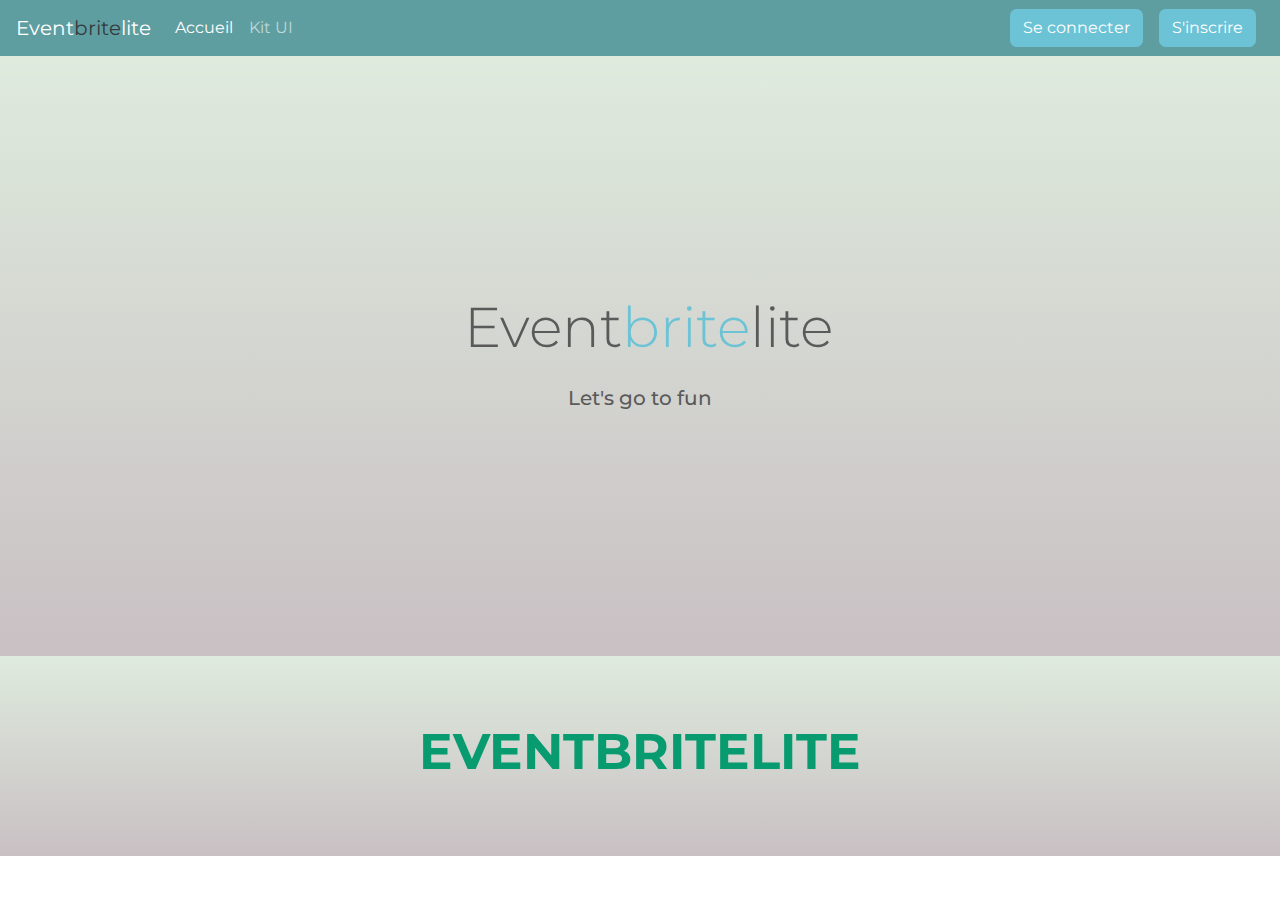
<file: banner.html>
<!DOCTYPE html>
<html>
  <head>
    <title>Banner</title>
    <link rel="stylesheet" href="style.css" media="screen">
    <link rel="stylesheet" href="style.css">
  </head>

  <body>
    <div class="bs-component">
      <nav class="navbar navbar-expand-lg navbar-dark bg-primary">
        <a class="navbar-brand" href="https://bootswatch.com/minty/#">Event<span class="text-dark">brite</span>lite </a>
        <button class="navbar-toggler" type="button" data-toggle="collapse" data-target="#navbarColor01" aria-controls="navbarColor01" aria-expanded="false" aria-label="Toggle navigation">
          <span class="navbar-toggler-icon"></span>
        </button>

        <div class="collapse navbar-collapse" id="navbarColor01">
          <ul class="navbar-nav mr-auto">
            <li class="nav-item active">
              <a class="nav-link" href="index.html">Accueil <span class="sr-only">(current)</span></a>
            </li>
            <li class="nav-item">
              <a class="nav-link" href="kit_ui.html">Kit UI</a>
            </li>
          </ul>
          <form class="form-inline my-2 my-lg-0">
            <button class="btn btn-info m-2 my-sm-0" type="submit">Se connecter</button>
            <button class="btn btn-info m-2 my-sm-0" type="submit">S'inscrire</button>
          </form>
        </div>
      </nav>
  </div>
    <div class="header-lg" id="header overlay">
      <h2 class="display-4 ml-3 mb-4">Event<span class="text-info">brite</span>lite </hé>
      <h5>Let's go to fun </h5>
      
    </div>

    <div class="header-sm" id="header overlay">
      <h2 class="header-h1">EVENTBRITELITE</h2>
    </div>


  </body>
</html>
</file>
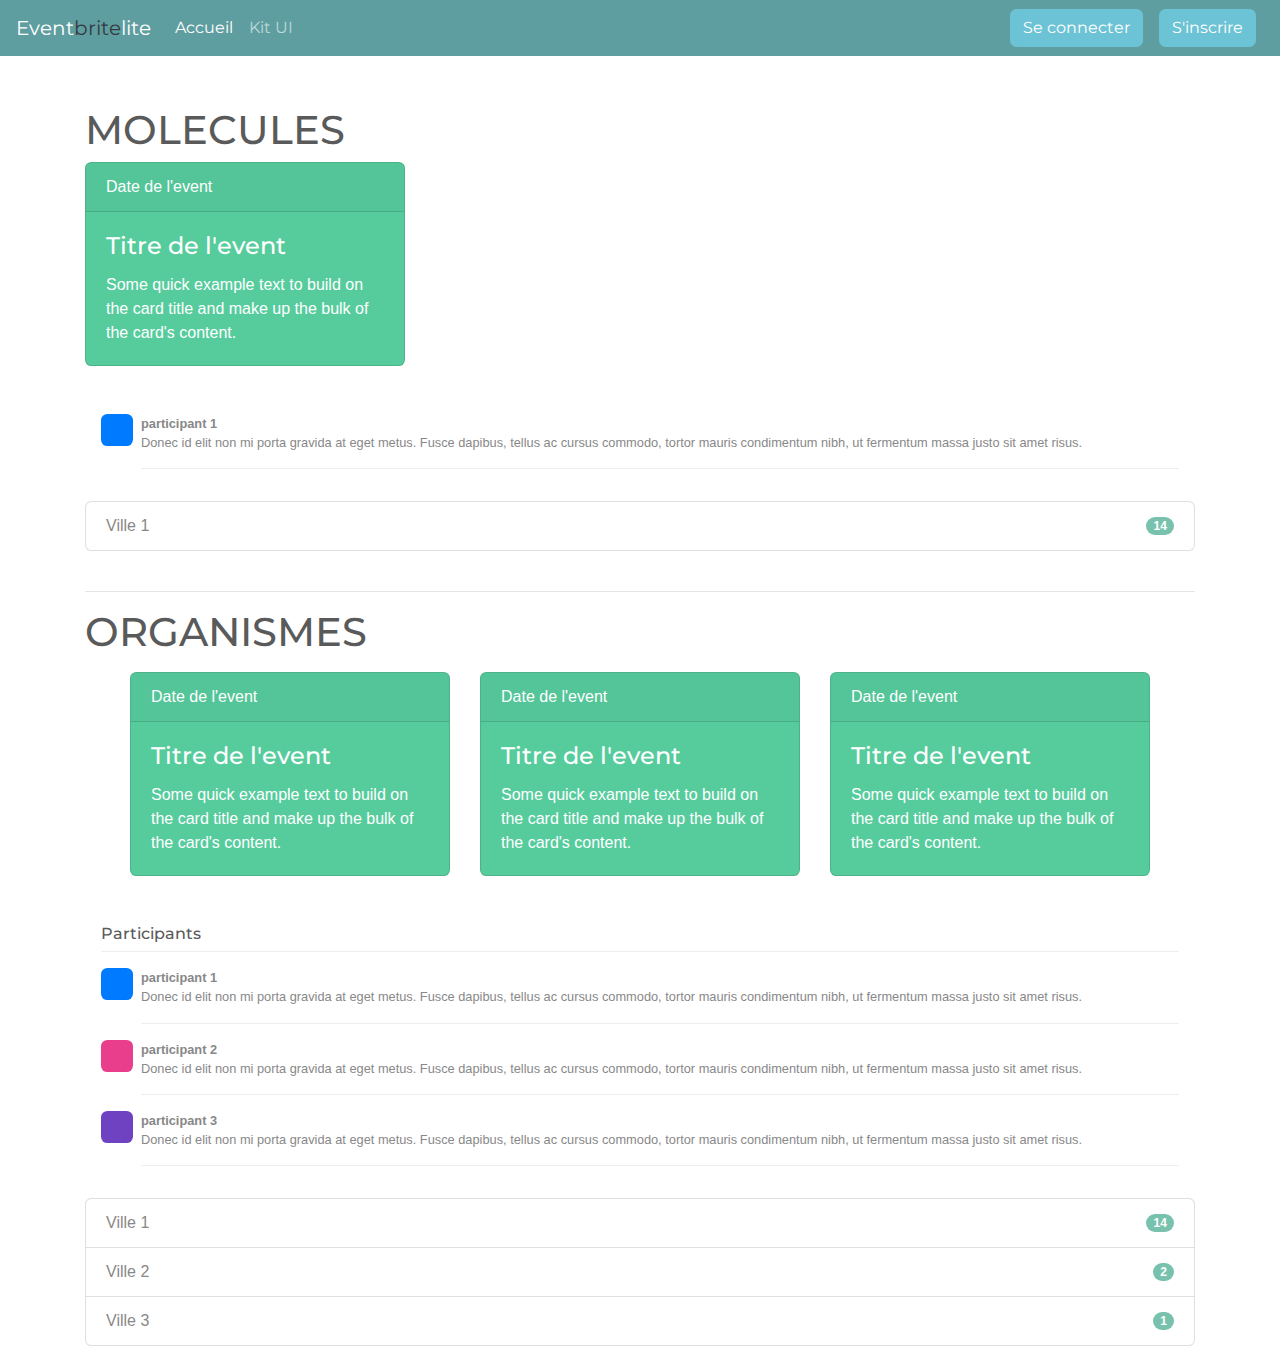
<file: cards.html>
<!DOCTYPE html>
<html>

  <head>
    <title>Cards</title>
    <link rel="stylesheet" href="style.css" media="screen">
    <link rel="stylesheet" href="style.css">
  </head>

  <body>
    <div class="bs-component">
      <nav class="navbar navbar-expand-lg navbar-dark bg-primary">
        <a class="navbar-brand" href="">Event<span class="text-dark">brite</span>lite </a>
        <button class="navbar-toggler" type="button" data-toggle="collapse" data-target="#navbarColor01" aria-controls="navbarColor01" aria-expanded="false" aria-label="Toggle navigation">
          <span class="navbar-toggler-icon"></span>
        </button>

        <div class="collapse navbar-collapse" id="navbarColor01">
          <ul class="navbar-nav mr-auto">
            <li class="nav-item active">
              <a class="nav-link" href="index.html">Accueil <span class="sr-only">(current)</span></a>
            </li>
            <li class="nav-item">
              <a class="nav-link" href="kit_ui.html">Kit UI</a>
            </li>
          </ul>
          <form class="form-inline my-2 my-lg-0">
            <button class="btn btn-info m-2 my-sm-0" type="submit">Se connecter</button>
            <button class="btn btn-info m-2 my-sm-0" type="submit">S'inscrire</button>
          </form>
        </div>
      </nav>
  </div>
    <div class="container">
      <h1>MOLECULES</h1>
      
      <!--POUR LES EVENTS-->
        <div class="card text-white bg-success mb-3" style="max-width: 20rem;">
            <div class="card-header">
                Date de l'event
            </div>
            <div class="card-body">
                <h4 class="card-title">Titre de l'event</h4>
                <p class="card-text">Some quick example text to build on the card title and make up the bulk of the card's content.</p>
            </div>
        </div>


      <!--POUR LES PARTICIPANTS-->
      <div class="my-3 p-3 bg-white rounded box-shadow">
        <div class="media text-muted pt-3">
          <img data-src="holder.js/32x32?theme=thumb&amp;bg=007bff&amp;fg=007bff&amp;size=1" alt="32x32" class="mr-2 rounded" style="width: 32px; height: 32px;" src="data:image/svg+xml;charset=UTF-8,%3Csvg%20width%3D%2232%22%20height%3D%2232%22%20xmlns%3D%22http%3A%2F%2Fwww.w3.org%2F2000%2Fsvg%22%20viewBox%3D%220%200%2032%2032%22%20preserveAspectRatio%3D%22none%22%3E%3Cdefs%3E%3Cstyle%20type%3D%22text%2Fcss%22%3E%23holder_1722d4d3c17%20text%20%7B%20fill%3A%23007bff%3Bfont-weight%3Abold%3Bfont-family%3AArial%2C%20Helvetica%2C%20Open%20Sans%2C%20sans-serif%2C%20monospace%3Bfont-size%3A2pt%20%7D%20%3C%2Fstyle%3E%3C%2Fdefs%3E%3Cg%20id%3D%22holder_1722d4d3c17%22%3E%3Crect%20width%3D%2232%22%20height%3D%2232%22%20fill%3D%22%23007bff%22%3E%3C%2Frect%3E%3Cg%3E%3Ctext%20x%3D%2211.0390625%22%20y%3D%2217.2%22%3E32x32%3C%2Ftext%3E%3C%2Fg%3E%3C%2Fg%3E%3C%2Fsvg%3E" data-holder-rendered="true">
            <p class="media-body pb-3 mb-0 small lh-125 border-bottom border-gray">
            <strong class="d-block text-gray-dark">participant 1</strong>
            Donec id elit non mi porta gravida at eget metus. Fusce dapibus, tellus ac cursus commodo, tortor mauris condimentum nibh, ut fermentum massa justo sit amet risus.
            </p>
        </div>
      </div>

      <!--VILLES-->
      <ul class="list-group">
        <li class="list-group-item d-flex justify-content-between align-items-center">
          Ville 1
          <span class="badge badge-primary badge-pill">14</span>
        </li>
      </ul>
      </br>
      <hr>

       

      <h1>ORGANISMES</h1>
      <!--POUR LES EVENTS-->

      <div class="card-deck justify-content-center m-3">
        <div class="card text-white bg-success mb-3" style="max-width: 20rem;">
            <div class="card-header">
                Date de l'event
            </div>
            <div class="card-body">
                <h4 class="card-title">Titre de l'event</h4>
                <p class="card-text">Some quick example text to build on the card title and make up the bulk of the card's content.</p>
            </div>
        </div>
        <div class="card text-white bg-success mb-3" style="max-width: 20rem;">
            <div class="card-header">
                Date de l'event
            </div>
            <div class="card-body">
                <h4 class="card-title">Titre de l'event</h4>
                <p class="card-text">Some quick example text to build on the card title and make up the bulk of the card's content.</p>
            </div>
        </div>
        <div class="card text-white bg-success mb-3" style="max-width: 20rem;">
            <div class="card-header">
                Date de l'event
            </div>
            <div class="card-body">
                <h4 class="card-title">Titre de l'event</h4>
                <p class="card-text">Some quick example text to build on the card title and make up the bulk of the card's content.</p>
            </div>
        </div>
      </div>
        

      <!--POUR LES PARTICIPANTS-->
      <div class="my-3 p-3 bg-white rounded box-shadow">
        <h6 class="border-bottom border-gray pb-2 mb-0">Participants</h6>
        <div class="media text-muted pt-3">
          <img data-src="holder.js/32x32?theme=thumb&amp;bg=007bff&amp;fg=007bff&amp;size=1" alt="32x32" class="mr-2 rounded" style="width: 32px; height: 32px;" src="data:image/svg+xml;charset=UTF-8,%3Csvg%20width%3D%2232%22%20height%3D%2232%22%20xmlns%3D%22http%3A%2F%2Fwww.w3.org%2F2000%2Fsvg%22%20viewBox%3D%220%200%2032%2032%22%20preserveAspectRatio%3D%22none%22%3E%3Cdefs%3E%3Cstyle%20type%3D%22text%2Fcss%22%3E%23holder_1722d4d3c17%20text%20%7B%20fill%3A%23007bff%3Bfont-weight%3Abold%3Bfont-family%3AArial%2C%20Helvetica%2C%20Open%20Sans%2C%20sans-serif%2C%20monospace%3Bfont-size%3A2pt%20%7D%20%3C%2Fstyle%3E%3C%2Fdefs%3E%3Cg%20id%3D%22holder_1722d4d3c17%22%3E%3Crect%20width%3D%2232%22%20height%3D%2232%22%20fill%3D%22%23007bff%22%3E%3C%2Frect%3E%3Cg%3E%3Ctext%20x%3D%2211.0390625%22%20y%3D%2217.2%22%3E32x32%3C%2Ftext%3E%3C%2Fg%3E%3C%2Fg%3E%3C%2Fsvg%3E" data-holder-rendered="true">
          <p class="media-body pb-3 mb-0 small lh-125 border-bottom border-gray">
            <strong class="d-block text-gray-dark">participant 1</strong>
            Donec id elit non mi porta gravida at eget metus. Fusce dapibus, tellus ac cursus commodo, tortor mauris condimentum nibh, ut fermentum massa justo sit amet risus.
          </p>
        </div>
        <div class="media text-muted pt-3">
          <img data-src="holder.js/32x32?theme=thumb&amp;bg=e83e8c&amp;fg=e83e8c&amp;size=1" alt="32x32" class="mr-2 rounded" src="data:image/svg+xml;charset=UTF-8,%3Csvg%20width%3D%2232%22%20height%3D%2232%22%20xmlns%3D%22http%3A%2F%2Fwww.w3.org%2F2000%2Fsvg%22%20viewBox%3D%220%200%2032%2032%22%20preserveAspectRatio%3D%22none%22%3E%3Cdefs%3E%3Cstyle%20type%3D%22text%2Fcss%22%3E%23holder_1722d4d3c1a%20text%20%7B%20fill%3A%23e83e8c%3Bfont-weight%3Abold%3Bfont-family%3AArial%2C%20Helvetica%2C%20Open%20Sans%2C%20sans-serif%2C%20monospace%3Bfont-size%3A2pt%20%7D%20%3C%2Fstyle%3E%3C%2Fdefs%3E%3Cg%20id%3D%22holder_1722d4d3c1a%22%3E%3Crect%20width%3D%2232%22%20height%3D%2232%22%20fill%3D%22%23e83e8c%22%3E%3C%2Frect%3E%3Cg%3E%3Ctext%20x%3D%2211.0390625%22%20y%3D%2217.2%22%3E32x32%3C%2Ftext%3E%3C%2Fg%3E%3C%2Fg%3E%3C%2Fsvg%3E" data-holder-rendered="true" style="width: 32px; height: 32px;">
          <p class="media-body pb-3 mb-0 small lh-125 border-bottom border-gray">
            <strong class="d-block text-gray-dark">participant 2</strong>
            Donec id elit non mi porta gravida at eget metus. Fusce dapibus, tellus ac cursus commodo, tortor mauris condimentum nibh, ut fermentum massa justo sit amet risus.
          </p>
        </div>
        <div class="media text-muted pt-3">
          <img data-src="holder.js/32x32?theme=thumb&amp;bg=6f42c1&amp;fg=6f42c1&amp;size=1" alt="32x32" class="mr-2 rounded" src="data:image/svg+xml;charset=UTF-8,%3Csvg%20width%3D%2232%22%20height%3D%2232%22%20xmlns%3D%22http%3A%2F%2Fwww.w3.org%2F2000%2Fsvg%22%20viewBox%3D%220%200%2032%2032%22%20preserveAspectRatio%3D%22none%22%3E%3Cdefs%3E%3Cstyle%20type%3D%22text%2Fcss%22%3E%23holder_1722d4d3c1c%20text%20%7B%20fill%3A%236f42c1%3Bfont-weight%3Abold%3Bfont-family%3AArial%2C%20Helvetica%2C%20Open%20Sans%2C%20sans-serif%2C%20monospace%3Bfont-size%3A2pt%20%7D%20%3C%2Fstyle%3E%3C%2Fdefs%3E%3Cg%20id%3D%22holder_1722d4d3c1c%22%3E%3Crect%20width%3D%2232%22%20height%3D%2232%22%20fill%3D%22%236f42c1%22%3E%3C%2Frect%3E%3Cg%3E%3Ctext%20x%3D%2211.0390625%22%20y%3D%2217.2%22%3E32x32%3C%2Ftext%3E%3C%2Fg%3E%3C%2Fg%3E%3C%2Fsvg%3E" data-holder-rendered="true" style="width: 32px; height: 32px;">
          <p class="media-body pb-3 mb-0 small lh-125 border-bottom border-gray">
            <strong class="d-block text-gray-dark">participant 3</strong>
            Donec id elit non mi porta gravida at eget metus. Fusce dapibus, tellus ac cursus commodo, tortor mauris condimentum nibh, ut fermentum massa justo sit amet risus.
          </p>
        </div>
      </div>

      <!--VILLES-->
      <ul class="list-group">
        <li class="list-group-item d-flex justify-content-between align-items-center">
          Ville 1
          <span class="badge badge-primary badge-pill">14</span>
        </li>
        <li class="list-group-item d-flex justify-content-between align-items-center">
          Ville 2
          <span class="badge badge-primary badge-pill">2</span>
        </li>
        <li class="list-group-item d-flex justify-content-between align-items-center">
          Ville 3
          <span class="badge badge-primary badge-pill">1</span>
        </li>
      </ul>
    </div> 
  </body>
</html>
</file>
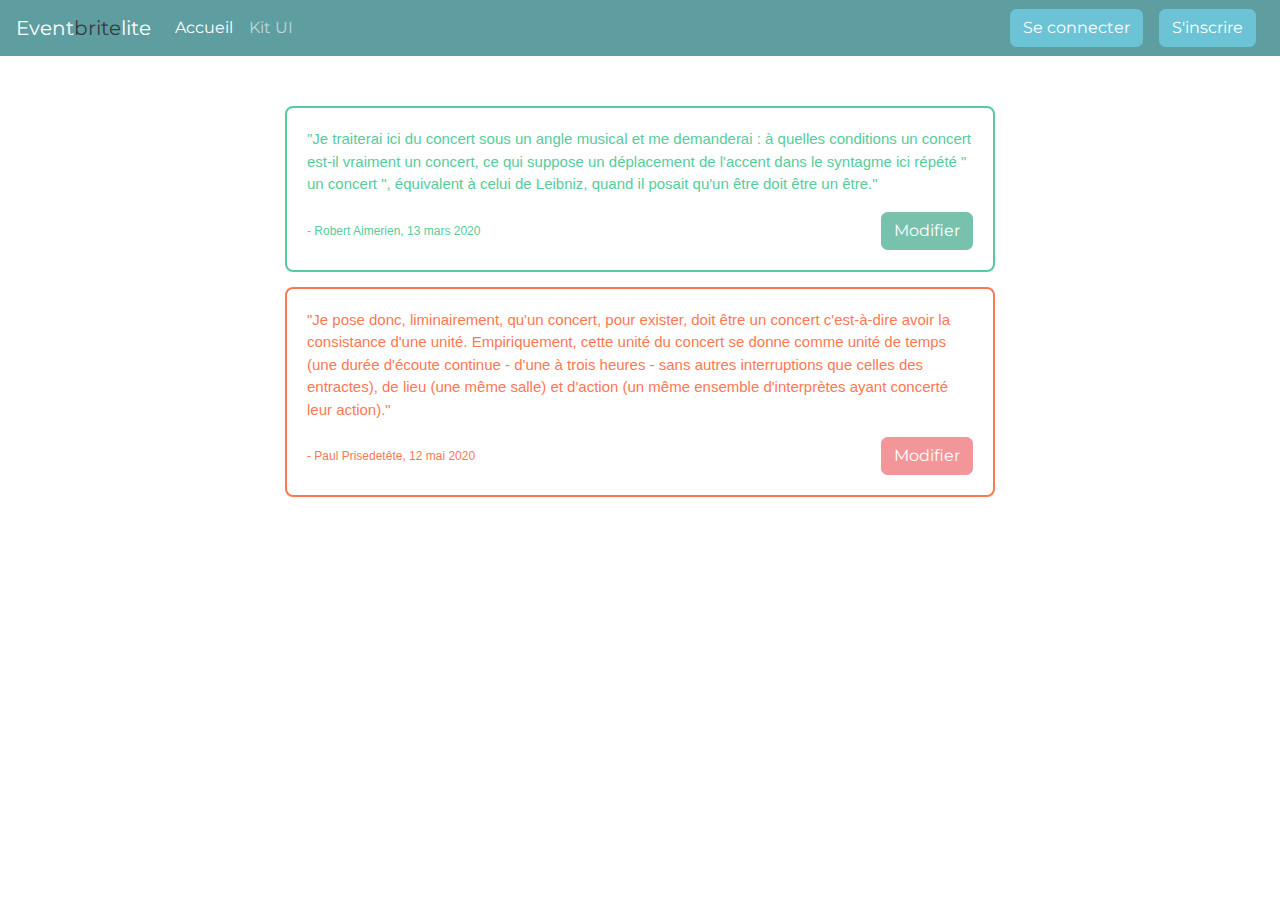
<file: comments.html>
<!DOCTYPE html>
<html>
  <head>
    <title>Comments</title>
    <link rel="stylesheet" href="style.css" media="screen">
    <link rel="stylesheet" href="style.css">
  </head>

  <body>
    <div class="bs-component">
      <nav class="navbar navbar-expand-lg navbar-dark bg-primary">
         <a class="navbar-brand" href="https://bootswatch.com/minty/#">Event<span class="text-dark">brite</span>lite </a>
        <button class="navbar-toggler" type="button" data-toggle="collapse" data-target="#navbarColor01" aria-controls="navbarColor01" aria-expanded="false" aria-label="Toggle navigation">
          <span class="navbar-toggler-icon"></span>
        </button>

        <div class="collapse navbar-collapse" id="navbarColor01">
          <ul class="navbar-nav mr-auto">
            <li class="nav-item active">
              <a class="nav-link" href="index.html">Accueil <span class="sr-only">(current)</span></a>
            </li>
            <li class="nav-item">
              <a class="nav-link" href="kit_ui.html">Kit UI</a>
            </li>
          </ul>
          <form class="form-inline my-2 my-lg-0">
            <button class="btn btn-info m-2 my-sm-0" type="submit">Se connecter</button>
            <button class="btn btn-info m-2 my-sm-0" type="submit">S'inscrire</button>
          </form>
        </div>
      </nav>
  </div>
    <div class="container">
      <div class="blockquote blockquote-primary">
        <p>"Je traiterai ici du concert sous un angle musical et me demanderai : à quelles conditions un concert est-il vraiment un concert, ce qui suppose un déplacement de l'accent dans le syntagme ici répété " un concert ", équivalent à celui de Leibniz, quand il posait qu'un être doit être un être."
        </p>
        <div class="blockquote_footer">
          <small>
            - Robert Aimerien, 13 mars 2020
          </small>
          <button type="submit" class="btn btn-primary">Modifier</button>
        </div>
      </div>

      <div class="blockquote blockquote-secondary">
        <p>"Je pose donc, liminairement, qu'un concert, pour exister, doit être un concert c'est-à-dire avoir la consistance d'une unité. Empiriquement, cette unité du concert se donne comme unité de temps (une durée d'écoute continue - d'une à trois heures - sans autres interruptions que celles des entractes), de lieu (une même salle) et d'action (un même ensemble d'interprètes ayant concerté leur action)."</p>
        <div class="blockquote_footer">
          <small>
              - Paul Prisedetête, 12 mai 2020
          </small>
          <button type="submit" class="btn btn-secondary">Modifier</button>
        </div>
      </div>
        
    </div>
  </body>
</html>
</file>
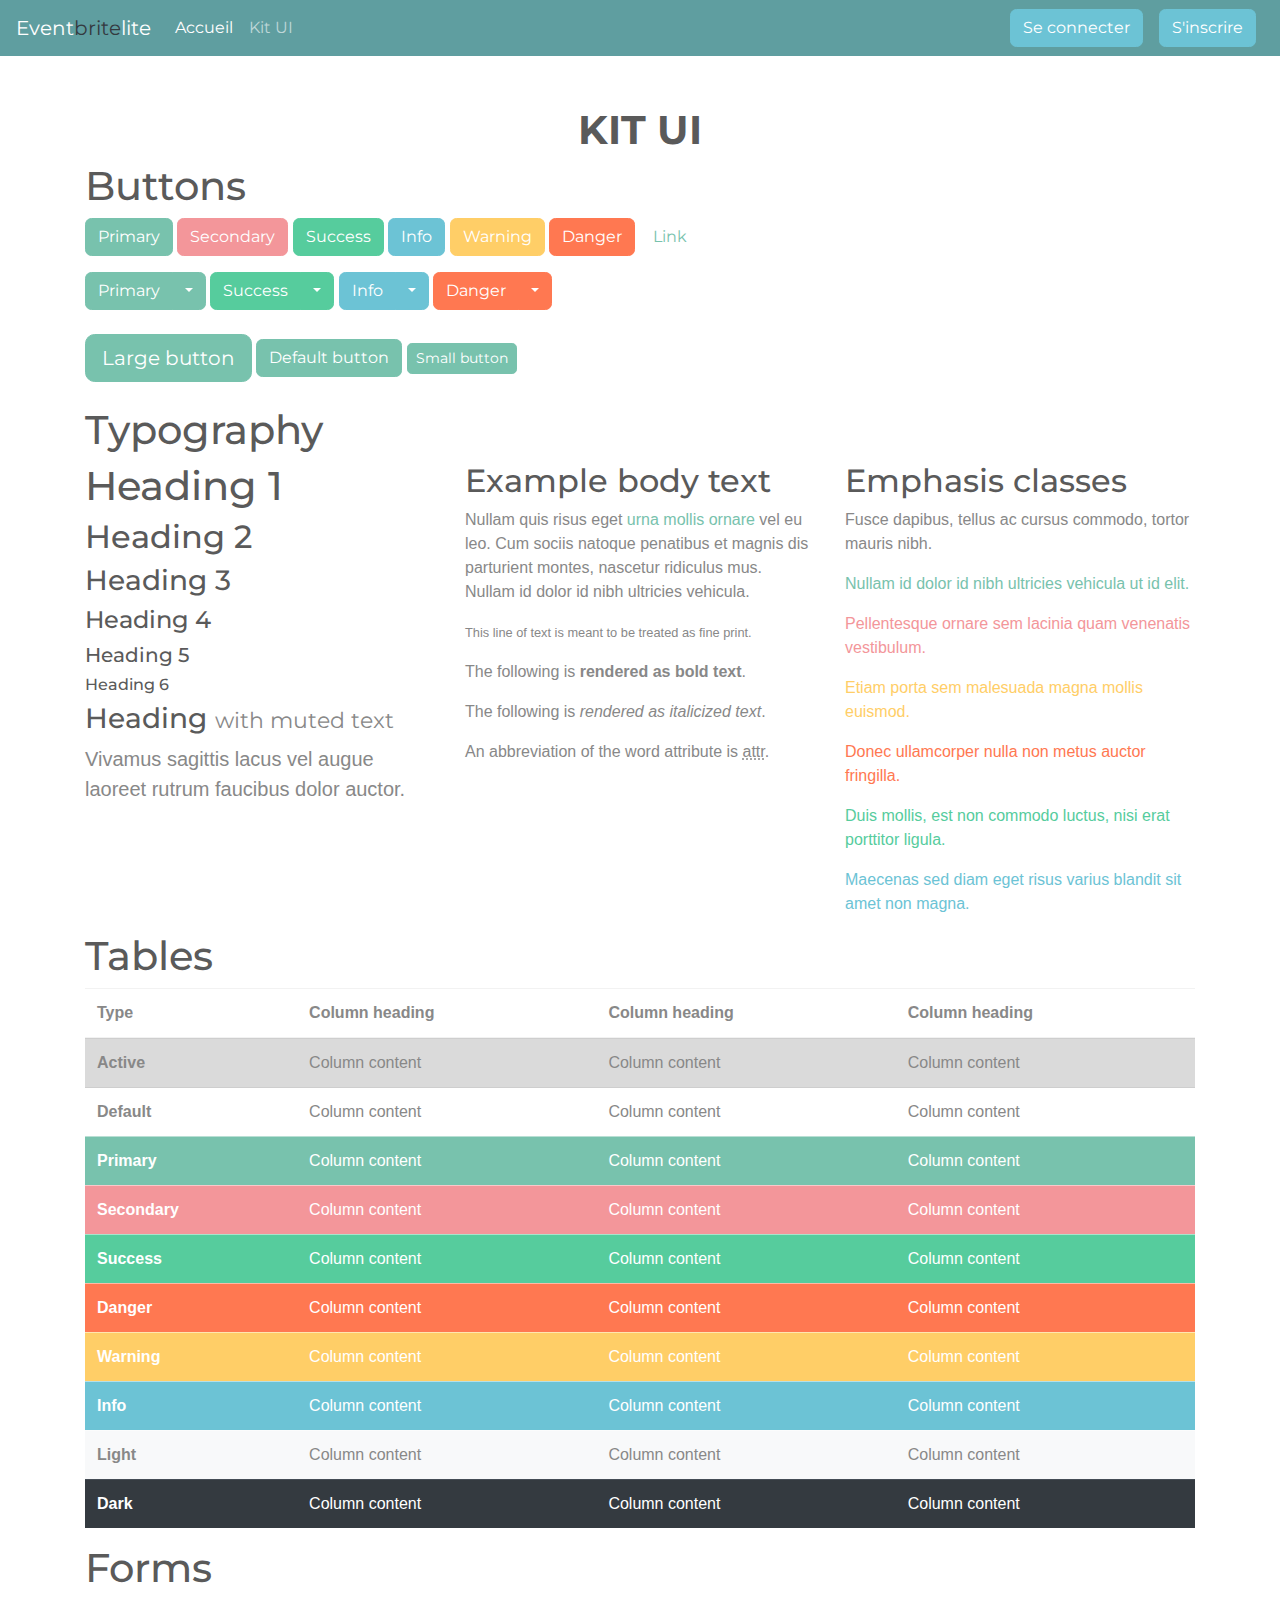
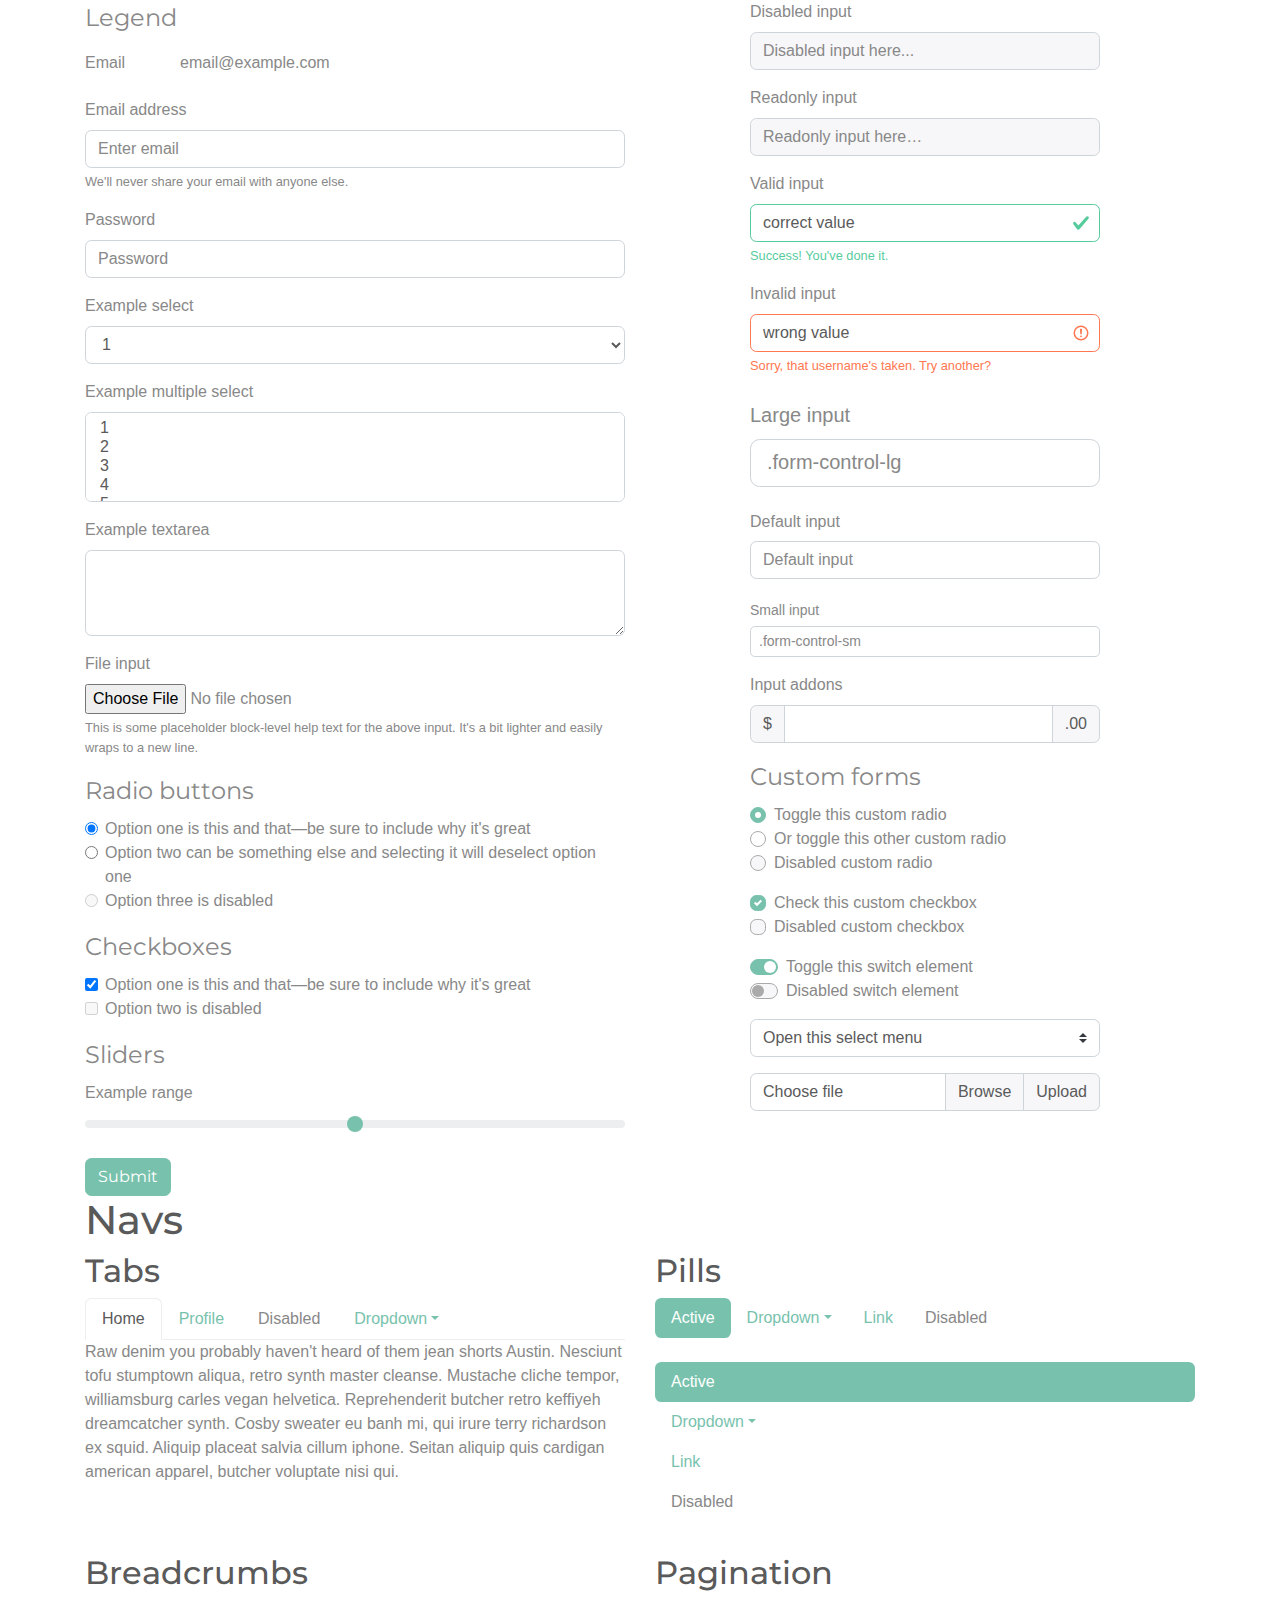
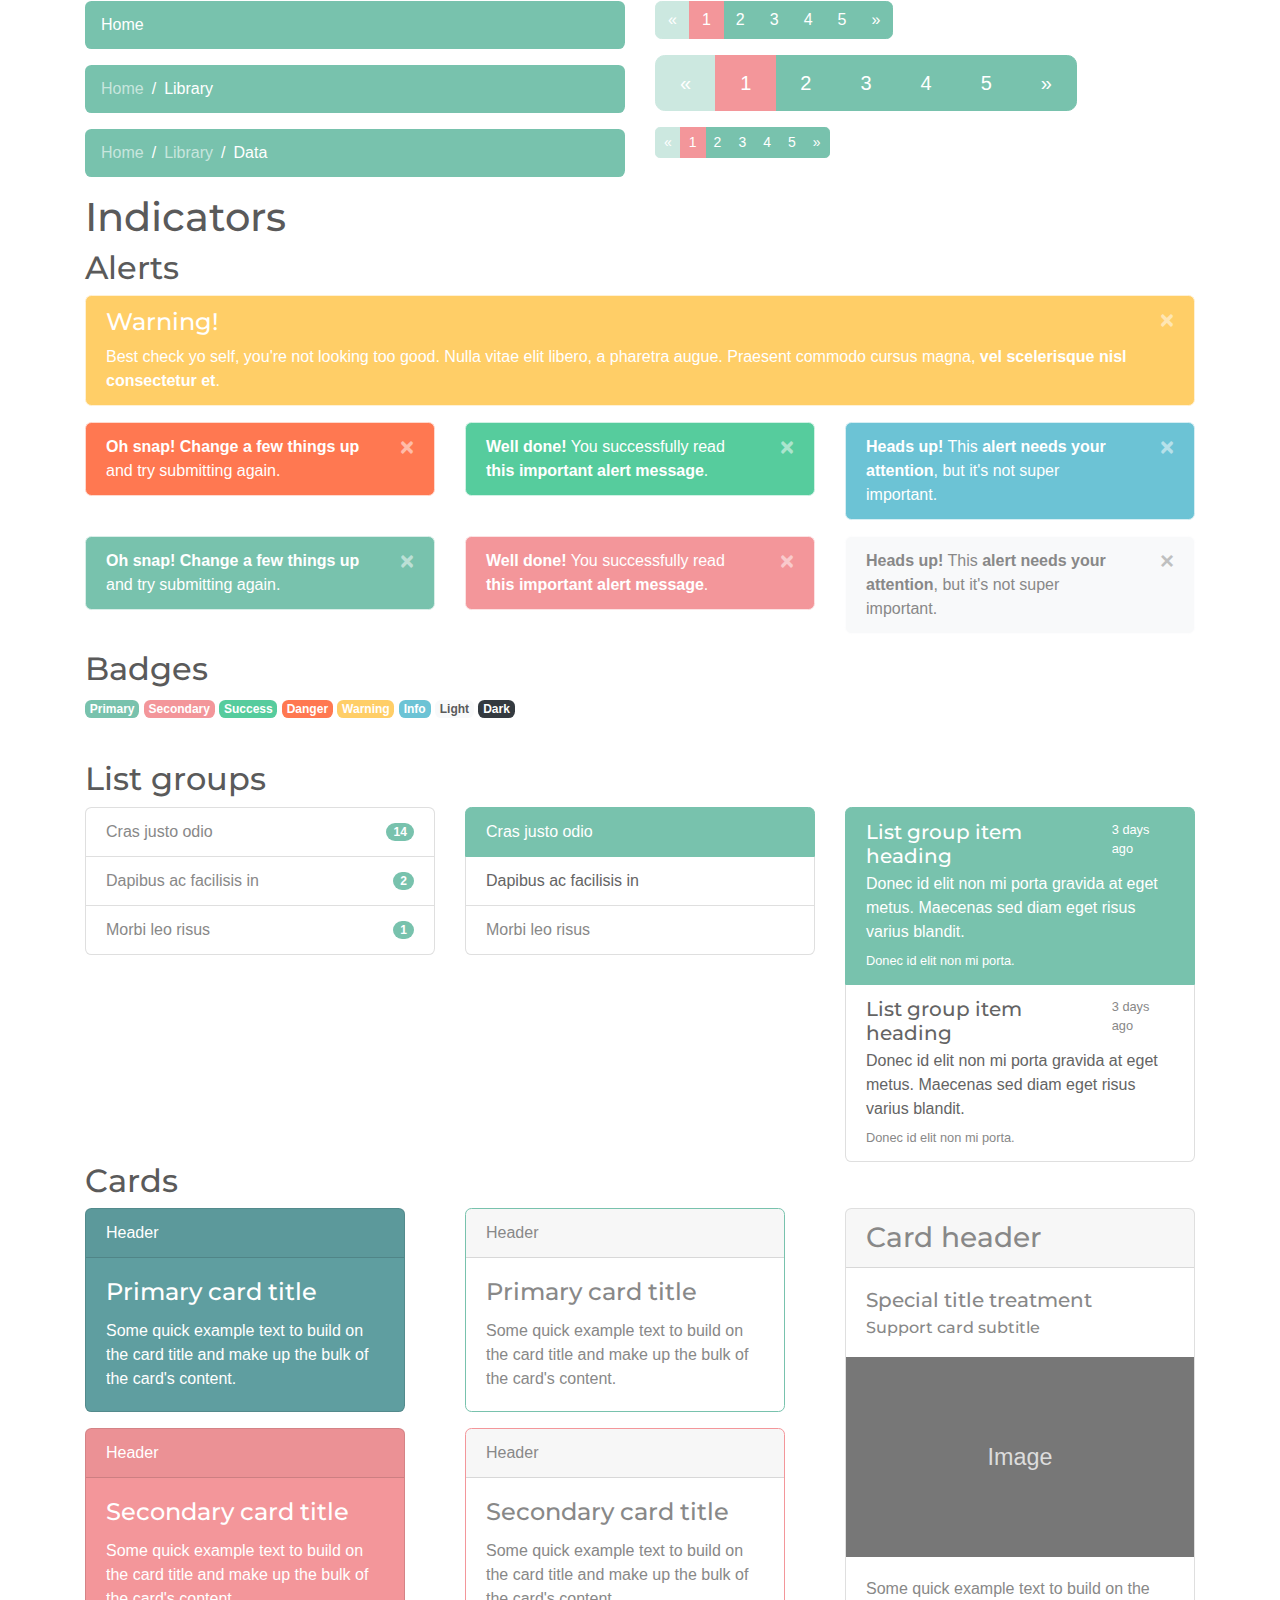
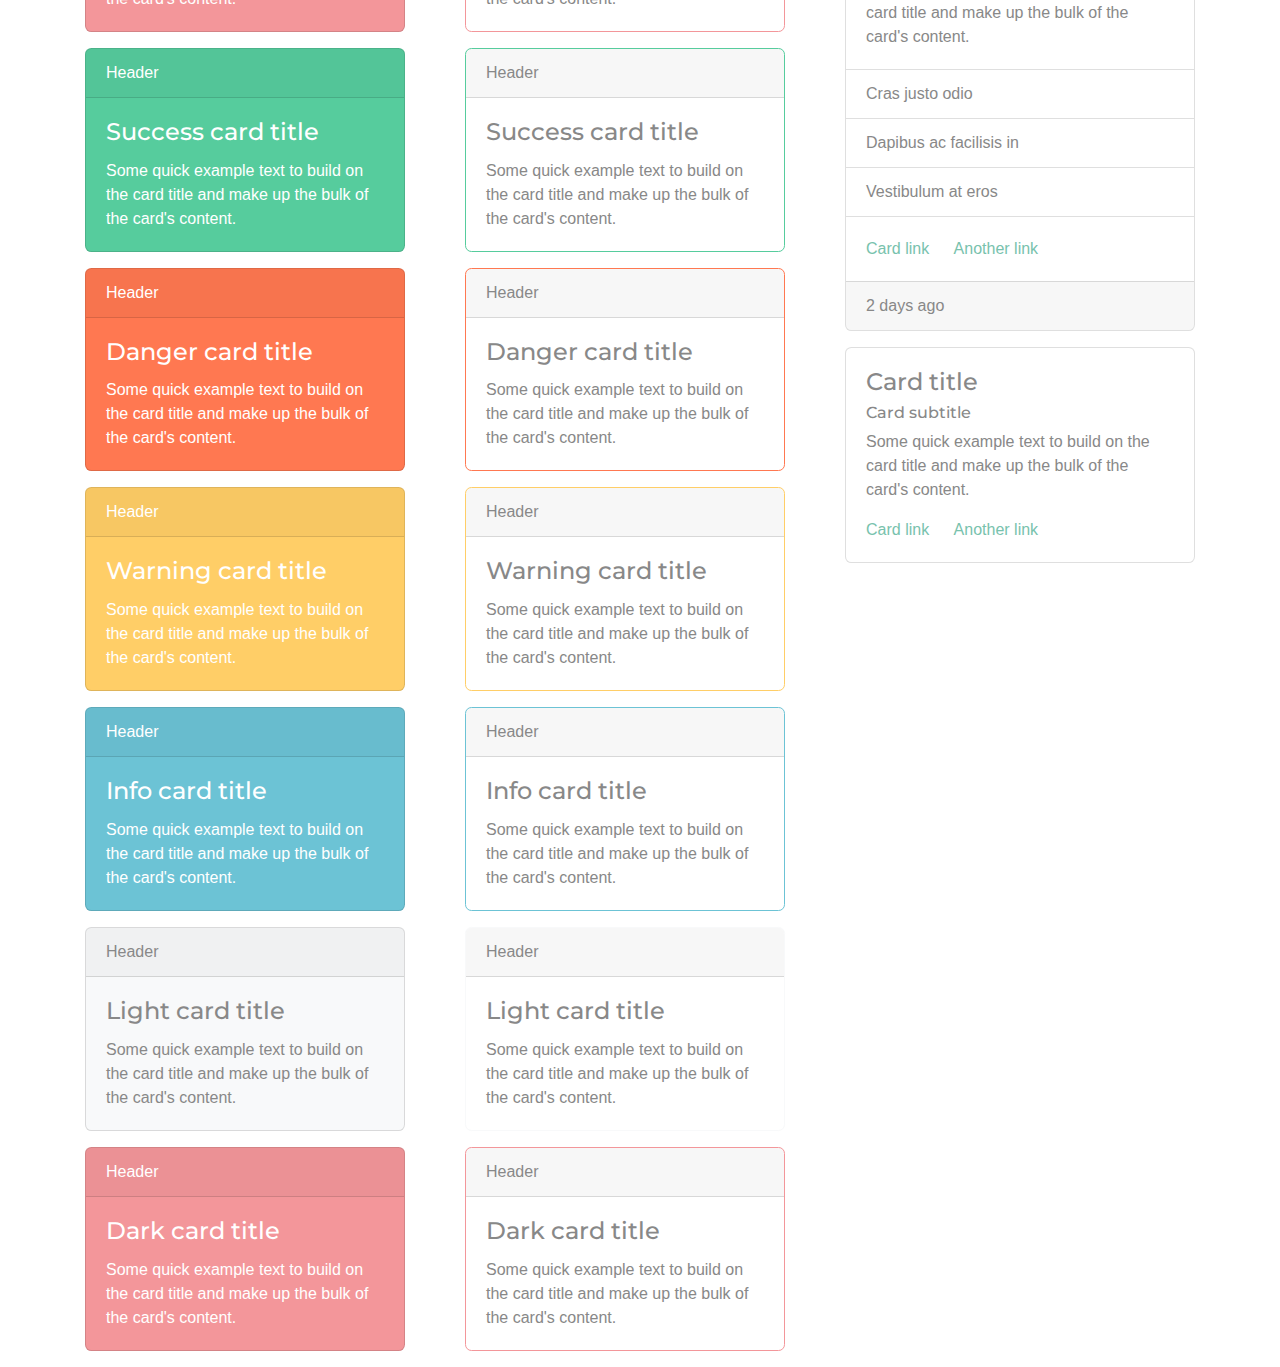
<file: kit_ui.html>
<!DOCTYPE html>
<html>
  <head>
    <title>KIT UI</title>
    <link rel="stylesheet" href="style.css" media="screen">
    <link rel="stylesheet" href="style.css">
  </head>
  <body>
    <div class="bs-component">
      <nav class="navbar navbar-expand-lg navbar-dark bg-primary">
        <a class="navbar-brand" href="">Event<span class="text-dark">brite</span>lite </a>
        <button class="navbar-toggler" type="button" data-toggle="collapse" data-target="#navbarColor01" aria-controls="navbarColor01" aria-expanded="false" aria-label="Toggle navigation">
          <span class="navbar-toggler-icon"></span>
        </button>

        <div class="collapse navbar-collapse" id="navbarColor01">
          <ul class="navbar-nav mr-auto">
            <li class="nav-item active">
              <a class="nav-link" href="index.html">Accueil <span class="sr-only">(current)</span></a>
            </li>
            <li class="nav-item">
              <a class="nav-link" href="kit_ui.html">Kit UI</a>
            </li>
          </ul>
          <form class="form-inline my-2 my-lg-0">
            <button class="btn btn-info m-2 my-sm-0" type="submit">Se connecter</button>
            <button class="btn btn-info m-2 my-sm-0" type="submit">S'inscrire</button>
          </form>
        </div>
      </nav>
  </div>


  <div class="container">

    <div class="text-center">
      <h1><strong> KIT UI</strong></h1>
    </div>


    <!-- Buttons
    ================================================== -->
    <div class="bs-docs-section">
      <div class="page-header">
        <div class="row">
          <div class="col-lg-12">
            <h1 id="buttons">Buttons</h1>
          </div>
        </div>
      </div>

      <div class="row">
        <div class="col-lg-7">

          <p class="bs-component">
            <button type="button" class="btn btn-primary">Primary</button>
            <button type="button" class="btn btn-secondary">Secondary</button>
            <button type="button" class="btn btn-success">Success</button>
            <button type="button" class="btn btn-info">Info</button>
            <button type="button" class="btn btn-warning">Warning</button>
            <button type="button" class="btn btn-danger">Danger</button>
            <button type="button" class="btn btn-link">Link</button>
          </p>

          <div class="bs-component">
            <div class="btn-group" role="group" aria-label="Button group with nested dropdown">
              <button type="button" class="btn btn-primary">Primary</button>
              <div class="btn-group" role="group">
                <button id="btnGroupDrop1" type="button" class="btn btn-primary dropdown-toggle" data-toggle="dropdown" aria-haspopup="true" aria-expanded="false"></button>
                <div class="dropdown-menu" aria-labelledby="btnGroupDrop1">
                  <a class="dropdown-item" href="https://bootswatch.com/minty/#">Dropdown link</a>
                  <a class="dropdown-item" href="https://bootswatch.com/minty/#">Dropdown link</a>
                </div>
              </div>
            </div>

            <div class="btn-group" role="group" aria-label="Button group with nested dropdown">
              <button type="button" class="btn btn-success">Success</button>
              <div class="btn-group" role="group">
                <button id="btnGroupDrop2" type="button" class="btn btn-success dropdown-toggle" data-toggle="dropdown" aria-haspopup="true" aria-expanded="false"></button>
                <div class="dropdown-menu" aria-labelledby="btnGroupDrop2">
                  <a class="dropdown-item" href="https://bootswatch.com/minty/#">Dropdown link</a>
                  <a class="dropdown-item" href="https://bootswatch.com/minty/#">Dropdown link</a>
                </div>
              </div>
            </div>
            
            <div class="btn-group" role="group" aria-label="Button group with nested dropdown">
              <button type="button" class="btn btn-info">Info</button>
              <div class="btn-group" role="group">
                <button id="btnGroupDrop3" type="button" class="btn btn-info dropdown-toggle" data-toggle="dropdown" aria-haspopup="true" aria-expanded="false"></button>
                <div class="dropdown-menu" aria-labelledby="btnGroupDrop3">
                  <a class="dropdown-item" href="https://bootswatch.com/minty/#">Dropdown link</a>
                  <a class="dropdown-item" href="https://bootswatch.com/minty/#">Dropdown link</a>
                </div>
              </div>
            </div>
            
            <div class="btn-group" role="group" aria-label="Button group with nested dropdown">
              <button type="button" class="btn btn-danger">Danger</button>
              <div class="btn-group" role="group">
                <button id="btnGroupDrop4" type="button" class="btn btn-danger dropdown-toggle" data-toggle="dropdown" aria-haspopup="true" aria-expanded="false"></button>
                <div class="dropdown-menu" aria-labelledby="btnGroupDrop4">
                  <a class="dropdown-item" href="https://bootswatch.com/minty/#">Dropdown link</a>
                  <a class="dropdown-item" href="https://bootswatch.com/minty/#">Dropdown link</a>
                </div>
              </div>
            </div>
          </div>

          <br>

          <div class="bs-component">
            <button type="button" class="btn btn-primary btn-lg">Large button</button>
            <button type="button" class="btn btn-primary">Default button</button>
            <button type="button" class="btn btn-primary btn-sm">Small button</button>
          </div>
        </div>
      </div>
    </div>
    <br>

    <!-- Typography
    ================================================== -->
    <div class="bs-docs-section">
      <div class="row">
        <div class="col-lg-12">
          <div class="page-header">
            <h1 id="typography">Typography</h1>
          </div>
        </div>
      </div>

      <!-- Headings -->

      <div class="row">
        <div class="col-lg-4">
          <div class="bs-component">
            <h1>Heading 1</h1>
            <h2>Heading 2</h2>
            <h3>Heading 3</h3>
            <h4>Heading 4</h4>
            <h5>Heading 5</h5>
            <h6>Heading 6</h6>
            <h3>
              Heading
              <small class="text-muted">with muted text</small>
            </h3>
            <p class="lead">Vivamus sagittis lacus vel augue laoreet rutrum faucibus dolor auctor.</p>
          </div>
        </div>
        <div class="col-lg-4">
          <div class="bs-component">
            <h2>Example body text</h2>
            <p>Nullam quis risus eget <a href="https://bootswatch.com/minty/#">urna mollis ornare</a> vel eu leo. Cum sociis natoque penatibus et magnis dis parturient montes, nascetur ridiculus mus. Nullam id dolor id nibh ultricies vehicula.</p>
            <p><small>This line of text is meant to be treated as fine print.</small></p>
            <p>The following is <strong>rendered as bold text</strong>.</p>
            <p>The following is <em>rendered as italicized text</em>.</p>
            <p>An abbreviation of the word attribute is <abbr title="attribute">attr</abbr>.</p>
          </div>

        </div>
        <div class="col-lg-4">
          <div class="bs-component">
            <h2>Emphasis classes</h2>
            <p class="text-muted">Fusce dapibus, tellus ac cursus commodo, tortor mauris nibh.</p>
            <p class="text-primary">Nullam id dolor id nibh ultricies vehicula ut id elit.</p>
            <p class="text-secondary">Pellentesque ornare sem lacinia quam venenatis vestibulum.</p>
            <p class="text-warning">Etiam porta sem malesuada magna mollis euismod.</p>
            <p class="text-danger">Donec ullamcorper nulla non metus auctor fringilla.</p>
            <p class="text-success">Duis mollis, est non commodo luctus, nisi erat porttitor ligula.</p>
            <p class="text-info">Maecenas sed diam eget risus varius blandit sit amet non magna.</p>
          </div>

        </div>
      </div>

      

    <!-- Tables
    ================================================== -->
    <div class="bs-docs-section">

      <div class="row">
        <div class="col-lg-12">
          <div class="page-header">
            <h1 id="tables">Tables</h1>
          </div>

          <div class="bs-component">
            <table class="table table-hover">
              <thead>
                <tr>
                  <th scope="col">Type</th>
                  <th scope="col">Column heading</th>
                  <th scope="col">Column heading</th>
                  <th scope="col">Column heading</th>
                </tr>
              </thead>
              <tbody>
                <tr class="table-active">
                  <th scope="row">Active</th>
                  <td>Column content</td>
                  <td>Column content</td>
                  <td>Column content</td>
                </tr>
                <tr>
                  <th scope="row">Default</th>
                  <td>Column content</td>
                  <td>Column content</td>
                  <td>Column content</td>
                </tr>
                <tr class="table-primary">
                  <th scope="row">Primary</th>
                  <td>Column content</td>
                  <td>Column content</td>
                  <td>Column content</td>
                </tr>
                <tr class="table-secondary">
                  <th scope="row">Secondary</th>
                  <td>Column content</td>
                  <td>Column content</td>
                  <td>Column content</td>
                </tr>
                <tr class="table-success">
                  <th scope="row">Success</th>
                  <td>Column content</td>
                  <td>Column content</td>
                  <td>Column content</td>
                </tr>
                <tr class="table-danger">
                  <th scope="row">Danger</th>
                  <td>Column content</td>
                  <td>Column content</td>
                  <td>Column content</td>
                </tr>
                <tr class="table-warning">
                  <th scope="row">Warning</th>
                  <td>Column content</td>
                  <td>Column content</td>
                  <td>Column content</td>
                </tr>
                <tr class="table-info">
                  <th scope="row">Info</th>
                  <td>Column content</td>
                  <td>Column content</td>
                  <td>Column content</td>
                </tr>
                <tr class="table-light">
                  <th scope="row">Light</th>
                  <td>Column content</td>
                  <td>Column content</td>
                  <td>Column content</td>
                </tr>
                <tr class="table-dark">
                  <th scope="row">Dark</th>
                  <td>Column content</td>
                  <td>Column content</td>
                  <td>Column content</td>
                </tr>
              </tbody>
            </table> 
          </div><!-- /example -->
        </div>
      </div>
    </div>

    <!-- Forms
    ================================================== -->
    <div class="bs-docs-section">
      <div class="row">
        <div class="col-lg-12">
          <div class="page-header">
            <h1 id="forms">Forms</h1>
          </div>
        </div>
      </div>

      <div class="row">
        <div class="col-lg-6">
          <div class="bs-component">
            <form>
              <fieldset>
                <legend>Legend</legend>
                <div class="form-group row">
                  <label for="staticEmail" class="col-sm-2 col-form-label">Email</label>
                  <div class="col-sm-10">
                    <input type="text" readonly="" class="form-control-plaintext" id="staticEmail" value="email@example.com">
                  </div>
                </div>
                <div class="form-group">
                  <label for="exampleInputEmail1">Email address</label>
                  <input type="email" class="form-control" id="exampleInputEmail1" aria-describedby="emailHelp" placeholder="Enter email">
                  <small id="emailHelp" class="form-text text-muted">We'll never share your email with anyone else.</small>
                </div>
                <div class="form-group">
                  <label for="exampleInputPassword1">Password</label>
                  <input type="password" class="form-control" id="exampleInputPassword1" placeholder="Password">
                </div>
                <div class="form-group">
                  <label for="exampleSelect1">Example select</label>
                  <select class="form-control" id="exampleSelect1">
                    <option>1</option>
                    <option>2</option>
                    <option>3</option>
                    <option>4</option>
                    <option>5</option>
                  </select>
                </div>
                <div class="form-group">
                  <label for="exampleSelect2">Example multiple select</label>
                  <select multiple="" class="form-control" id="exampleSelect2">
                    <option>1</option>
                    <option>2</option>
                    <option>3</option>
                    <option>4</option>
                    <option>5</option>
                  </select>
                </div>
                <div class="form-group">
                  <label for="exampleTextarea">Example textarea</label>
                  <textarea class="form-control" id="exampleTextarea" rows="3"></textarea>
                </div>
                <div class="form-group">
                  <label for="exampleInputFile">File input</label>
                  <input type="file" class="form-control-file" id="exampleInputFile" aria-describedby="fileHelp">
                  <small id="fileHelp" class="form-text text-muted">This is some placeholder block-level help text for the above input. It's a bit lighter and easily wraps to a new line.</small>
                </div>
                <fieldset class="form-group">
                  <legend>Radio buttons</legend>
                  <div class="form-check">
                    <label class="form-check-label">
                      <input type="radio" class="form-check-input" name="optionsRadios" id="optionsRadios1" value="option1" checked="">
                      Option one is this and that—be sure to include why it's great
                    </label>
                  </div>
                  <div class="form-check">
                  <label class="form-check-label">
                      <input type="radio" class="form-check-input" name="optionsRadios" id="optionsRadios2" value="option2">
                      Option two can be something else and selecting it will deselect option one
                    </label>
                  </div>
                  <div class="form-check disabled">
                  <label class="form-check-label">
                      <input type="radio" class="form-check-input" name="optionsRadios" id="optionsRadios3" value="option3" disabled="">
                      Option three is disabled
                    </label>
                  </div>
                </fieldset>
                <fieldset class="form-group">
                  <legend>Checkboxes</legend>
                  <div class="form-check">
                    <label class="form-check-label">
                      <input class="form-check-input" type="checkbox" value="" checked="">
                      Option one is this and that—be sure to include why it's great
                    </label>
                  </div>
                  <div class="form-check disabled">
                    <label class="form-check-label">
                      <input class="form-check-input" type="checkbox" value="" disabled="">
                      Option two is disabled
                    </label>
                  </div>
                </fieldset>
                <fieldset class="form-group">
                  <legend>Sliders</legend>
                  <label for="customRange1">Example range</label>
                  <input type="range" class="custom-range" id="customRange1">
                </fieldset>
                <button type="submit" class="btn btn-primary">Submit</button>
              </fieldset>
            </form>
          </div>
        </div>
        <div class="col-lg-4 offset-lg-1">

          <form class="bs-component">
            <div class="form-group">
              <fieldset disabled="">
                <label class="control-label" for="disabledInput">Disabled input</label>
                <input class="form-control" id="disabledInput" type="text" placeholder="Disabled input here..." disabled="">
              </fieldset>
            </div>

            <div class="form-group">
              <fieldset>
                <label class="control-label" for="readOnlyInput">Readonly input</label>
                <input class="form-control" id="readOnlyInput" type="text" placeholder="Readonly input here…" readonly="">
              </fieldset>
            </div>

            <div class="form-group has-success">
              <label class="form-control-label" for="inputSuccess1">Valid input</label>
              <input type="text" value="correct value" class="form-control is-valid" id="inputValid">
              <div class="valid-feedback">Success! You've done it.</div>
            </div>

            <div class="form-group has-danger">
              <label class="form-control-label" for="inputDanger1">Invalid input</label>
              <input type="text" value="wrong value" class="form-control is-invalid" id="inputInvalid">
              <div class="invalid-feedback">Sorry, that username's taken. Try another?</div>
            </div>

            <div class="form-group">
              <label class="col-form-label col-form-label-lg" for="inputLarge">Large input</label>
              <input class="form-control form-control-lg" type="text" placeholder=".form-control-lg" id="inputLarge">
            </div>

            <div class="form-group">
              <label class="col-form-label" for="inputDefault">Default input</label>
              <input type="text" class="form-control" placeholder="Default input" id="inputDefault">
            </div>

            <div class="form-group">
              <label class="col-form-label col-form-label-sm" for="inputSmall">Small input</label>
              <input class="form-control form-control-sm" type="text" placeholder=".form-control-sm" id="inputSmall">
            </div>

            <div class="form-group">
              <label class="control-label">Input addons</label>
              <div class="form-group">
                <div class="input-group mb-3">
                  <div class="input-group-prepend">
                    <span class="input-group-text">$</span>
                  </div>
                  <input type="text" class="form-control" aria-label="Amount (to the nearest dollar)">
                  <div class="input-group-append">
                    <span class="input-group-text">.00</span>
                  </div>
                </div>
              </div>
            </div>
          </form>

          <div class="bs-component">
            <fieldset>
              <legend>Custom forms</legend>
              <div class="form-group">
                <div class="custom-control custom-radio">
                  <input type="radio" id="customRadio1" name="customRadio" class="custom-control-input" checked="">
                  <label class="custom-control-label" for="customRadio1">Toggle this custom radio</label>
                </div>
                <div class="custom-control custom-radio">
                  <input type="radio" id="customRadio2" name="customRadio" class="custom-control-input">
                  <label class="custom-control-label" for="customRadio2">Or toggle this other custom radio</label>
                </div>
                <div class="custom-control custom-radio">
                  <input type="radio" id="customRadio3" name="customRadio" class="custom-control-input" disabled="">
                  <label class="custom-control-label" for="customRadio3">Disabled custom radio</label>
                </div>
              </div>
              <div class="form-group">
                <div class="custom-control custom-checkbox">
                  <input type="checkbox" class="custom-control-input" id="customCheck1" checked="">
                  <label class="custom-control-label" for="customCheck1">Check this custom checkbox</label>
                </div>
                <div class="custom-control custom-checkbox">
                  <input type="checkbox" class="custom-control-input" id="customCheck2" disabled="">
                  <label class="custom-control-label" for="customCheck2">Disabled custom checkbox</label>
                </div>
              </div>
              <div class="form-group">
                <div class="custom-control custom-switch">
                  <input type="checkbox" class="custom-control-input" id="customSwitch1" checked="">
                  <label class="custom-control-label" for="customSwitch1">Toggle this switch element</label>
                </div>
                <div class="custom-control custom-switch">
                  <input type="checkbox" class="custom-control-input" disabled="" id="customSwitch2">
                  <label class="custom-control-label" for="customSwitch2">Disabled switch element</label>
                </div>
              </div>
              <div class="form-group">
                <select class="custom-select">
                  <option selected="">Open this select menu</option>
                  <option value="1">One</option>
                  <option value="2">Two</option>
                  <option value="3">Three</option>
                </select>
              </div>
              <div class="form-group">
                <div class="input-group mb-3">
                  <div class="custom-file">
                    <input type="file" class="custom-file-input" id="inputGroupFile02">
                    <label class="custom-file-label" for="inputGroupFile02">Choose file</label>
                  </div>
                  <div class="input-group-append">
                    <span class="input-group-text" id="">Upload</span>
                  </div>
                </div>
              </div>
            </fieldset>
          </div>

        </div>
      </div>
    </div>

    <!-- Navs
    ================================================== -->
    <div class="bs-docs-section">

      <div class="row">
        <div class="col-lg-12">
          <div class="page-header">
            <h1 id="navs">Navs</h1>
          </div>
        </div>
      </div>

      <div class="row" style="margin-bottom: 2rem;">
        <div class="col-lg-6">
          <h2 id="nav-tabs">Tabs</h2>
          <div class="bs-component">
            <ul class="nav nav-tabs">
              <li class="nav-item">
                <a class="nav-link active" data-toggle="tab" href="https://bootswatch.com/minty/#home">Home</a>
              </li>
              <li class="nav-item">
                <a class="nav-link" data-toggle="tab" href="https://bootswatch.com/minty/#profile">Profile</a>
              </li>
              <li class="nav-item">
                <a class="nav-link disabled" href="https://bootswatch.com/minty/#">Disabled</a>
              </li>
              <li class="nav-item dropdown">
                <a class="nav-link dropdown-toggle" data-toggle="dropdown" href="https://bootswatch.com/minty/#" role="button" aria-haspopup="true" aria-expanded="false">Dropdown</a>
                <div class="dropdown-menu">
                  <a class="dropdown-item" href="https://bootswatch.com/minty/#">Action</a>
                  <a class="dropdown-item" href="https://bootswatch.com/minty/#">Another action</a>
                  <a class="dropdown-item" href="https://bootswatch.com/minty/#">Something else here</a>
                  <div class="dropdown-divider"></div>
                  <a class="dropdown-item" href="https://bootswatch.com/minty/#">Separated link</a>
                </div>
              </li>
            </ul>
            <div id="myTabContent" class="tab-content">
              <div class="tab-pane fade show active" id="home">
                <p>Raw denim you probably haven't heard of them jean shorts Austin. Nesciunt tofu stumptown aliqua, retro synth master cleanse. Mustache cliche tempor, williamsburg carles vegan helvetica. Reprehenderit butcher retro keffiyeh dreamcatcher synth. Cosby sweater eu banh mi, qui irure terry richardson ex squid. Aliquip placeat salvia cillum iphone. Seitan aliquip quis cardigan american apparel, butcher voluptate nisi qui.</p>
              </div>
              <div class="tab-pane fade" id="profile">
                <p>Food truck fixie locavore, accusamus mcsweeney's marfa nulla single-origin coffee squid. Exercitation +1 labore velit, blog sartorial PBR leggings next level wes anderson artisan four loko farm-to-table craft beer twee. Qui photo booth letterpress, commodo enim craft beer mlkshk aliquip jean shorts ullamco ad vinyl cillum PBR. Homo nostrud organic, assumenda labore aesthetic magna delectus mollit.</p>
              </div>
              <div class="tab-pane fade" id="dropdown1">
                <p>Etsy mixtape wayfarers, ethical wes anderson tofu before they sold out mcsweeney's organic lomo retro fanny pack lo-fi farm-to-table readymade. Messenger bag gentrify pitchfork tattooed craft beer, iphone skateboard locavore carles etsy salvia banksy hoodie helvetica. DIY synth PBR banksy irony. Leggings gentrify squid 8-bit cred pitchfork.</p>
              </div>
              <div class="tab-pane fade" id="dropdown2">
                <p>Trust fund seitan letterpress, keytar raw denim keffiyeh etsy art party before they sold out master cleanse gluten-free squid scenester freegan cosby sweater. Fanny pack portland seitan DIY, art party locavore wolf cliche high life echo park Austin. Cred vinyl keffiyeh DIY salvia PBR, banh mi before they sold out farm-to-table VHS viral locavore cosby sweater.</p>
              </div>
            </div>
          </div>
        </div>

        <div class="col-lg-6">
          <h2 id="nav-pills">Pills</h2>
          <div class="bs-component">
            <ul class="nav nav-pills">
              <li class="nav-item">
                <a class="nav-link active" href="https://bootswatch.com/minty/#">Active</a>
              </li>
              <li class="nav-item dropdown">
                <a class="nav-link dropdown-toggle" data-toggle="dropdown" href="https://bootswatch.com/minty/#" role="button" aria-haspopup="true" aria-expanded="false">Dropdown</a>
                <div class="dropdown-menu">
                  <a class="dropdown-item" href="https://bootswatch.com/minty/#">Action</a>
                  <a class="dropdown-item" href="https://bootswatch.com/minty/#">Another action</a>
                  <a class="dropdown-item" href="https://bootswatch.com/minty/#">Something else here</a>
                  <div class="dropdown-divider"></div>
                  <a class="dropdown-item" href="https://bootswatch.com/minty/#">Separated link</a>
                </div>
              </li>
              <li class="nav-item">
                <a class="nav-link" href="https://bootswatch.com/minty/#">Link</a>
              </li>
              <li class="nav-item">
                <a class="nav-link disabled" href="https://bootswatch.com/minty/#">Disabled</a>
              </li>
            </ul>
          </div>
          <br>
          <div class="bs-component">
            <ul class="nav nav-pills flex-column">
              <li class="nav-item">
                <a class="nav-link active" href="https://bootswatch.com/minty/#">Active</a>
              </li>
              <li class="nav-item dropdown">
                <a class="nav-link dropdown-toggle" data-toggle="dropdown" href="https://bootswatch.com/minty/#" role="button" aria-haspopup="true" aria-expanded="false">Dropdown</a>
                <div class="dropdown-menu">
                  <a class="dropdown-item" href="https://bootswatch.com/minty/#">Action</a>
                  <a class="dropdown-item" href="https://bootswatch.com/minty/#">Another action</a>
                  <a class="dropdown-item" href="https://bootswatch.com/minty/#">Something else here</a>
                  <div class="dropdown-divider"></div>
                  <a class="dropdown-item" href="https://bootswatch.com/minty/#">Separated link</a>
                </div>
              </li>
              <li class="nav-item">
                <a class="nav-link" href="https://bootswatch.com/minty/#">Link</a>
              </li>
              <li class="nav-item">
                <a class="nav-link disabled" href="https://bootswatch.com/minty/#">Disabled</a>
              </li>
            </ul>
          </div>
        </div>
      </div>

      <div class="row">
        <div class="col-lg-6">
          <h2 id="nav-breadcrumbs">Breadcrumbs</h2>
          <div class="bs-component">
            <ol class="breadcrumb">
              <li class="breadcrumb-item active">Home</li>
            </ol>
            <ol class="breadcrumb">
              <li class="breadcrumb-item"><a href="https://bootswatch.com/minty/#">Home</a></li>
              <li class="breadcrumb-item active">Library</li>
            </ol>
            <ol class="breadcrumb">
              <li class="breadcrumb-item"><a href="https://bootswatch.com/minty/#">Home</a></li>
              <li class="breadcrumb-item"><a href="https://bootswatch.com/minty/#">Library</a></li>
              <li class="breadcrumb-item active">Data</li>
            </ol>
          </div>
        </div>

        <div class="col-lg-6">
          <h2 id="pagination">Pagination</h2>
          <div class="bs-component">
            <div>
              <ul class="pagination">
                <li class="page-item disabled">
                  <a class="page-link" href="https://bootswatch.com/minty/#">«</a>
                </li>
                <li class="page-item active">
                  <a class="page-link" href="https://bootswatch.com/minty/#">1</a>
                </li>
                <li class="page-item">
                  <a class="page-link" href="https://bootswatch.com/minty/#">2</a>
                </li>
                <li class="page-item">
                  <a class="page-link" href="https://bootswatch.com/minty/#">3</a>
                </li>
                <li class="page-item">
                  <a class="page-link" href="https://bootswatch.com/minty/#">4</a>
                </li>
                <li class="page-item">
                  <a class="page-link" href="https://bootswatch.com/minty/#">5</a>
                </li>
                <li class="page-item">
                  <a class="page-link" href="https://bootswatch.com/minty/#">»</a>
                </li>
              </ul>
            </div>

            <div>
              <ul class="pagination pagination-lg">
                <li class="page-item disabled">
                  <a class="page-link" href="https://bootswatch.com/minty/#">«</a>
                </li>
                <li class="page-item active">
                  <a class="page-link" href="https://bootswatch.com/minty/#">1</a>
                </li>
                <li class="page-item">
                  <a class="page-link" href="https://bootswatch.com/minty/#">2</a>
                </li>
                <li class="page-item">
                  <a class="page-link" href="https://bootswatch.com/minty/#">3</a>
                </li>
                <li class="page-item">
                  <a class="page-link" href="https://bootswatch.com/minty/#">4</a>
                </li>
                <li class="page-item">
                  <a class="page-link" href="https://bootswatch.com/minty/#">5</a>
                </li>
                <li class="page-item">
                  <a class="page-link" href="https://bootswatch.com/minty/#">»</a>
                </li>
              </ul>
            </div>

            <div>
              <ul class="pagination pagination-sm">
                <li class="page-item disabled">
                  <a class="page-link" href="https://bootswatch.com/minty/#">«</a>
                </li>
                <li class="page-item active">
                  <a class="page-link" href="https://bootswatch.com/minty/#">1</a>
                </li>
                <li class="page-item">
                  <a class="page-link" href="https://bootswatch.com/minty/#">2</a>
                </li>
                <li class="page-item">
                  <a class="page-link" href="https://bootswatch.com/minty/#">3</a>
                </li>
                <li class="page-item">
                  <a class="page-link" href="https://bootswatch.com/minty/#">4</a>
                </li>
                <li class="page-item">
                  <a class="page-link" href="https://bootswatch.com/minty/#">5</a>
                </li>
                <li class="page-item">
                  <a class="page-link" href="https://bootswatch.com/minty/#">»</a>
                </li>
              </ul>
            </div>

          </div>
        </div>
      </div>
    </div>

    <!-- Indicators
    ================================================== -->
    <div class="bs-docs-section">

      <div class="row">
        <div class="col-lg-12">
          <div class="page-header">
            <h1 id="indicators">Indicators</h1>
          </div>
        </div>
      </div>

      <div class="row">
        <div class="col-lg-12">
          <h2>Alerts</h2>
          <div class="bs-component">
            <div class="alert alert-dismissible alert-warning">
              <button type="button" class="close" data-dismiss="alert">×</button>
              <h4 class="alert-heading">Warning!</h4>
              <p class="mb-0">Best check yo self, you're not looking too good. Nulla vitae elit libero, a pharetra augue. Praesent commodo cursus magna, <a href="https://bootswatch.com/minty/#" class="alert-link">vel scelerisque nisl consectetur et</a>.</p>
            </div>
          </div>
        </div>
      </div>
      <div class="row">
        <div class="col-lg-4">
          <div class="bs-component">
            <div class="alert alert-dismissible alert-danger">
              <button type="button" class="close" data-dismiss="alert">×</button>
              <strong>Oh snap!</strong> <a href="https://bootswatch.com/minty/#" class="alert-link">Change a few things up</a> and try submitting again.
            </div>
          </div>
        </div>
        <div class="col-lg-4">
          <div class="bs-component">
            <div class="alert alert-dismissible alert-success">
              <button type="button" class="close" data-dismiss="alert">×</button>
              <strong>Well done!</strong> You successfully read <a href="https://bootswatch.com/minty/#" class="alert-link">this important alert message</a>.
            </div>
          </div>
        </div>
        <div class="col-lg-4">
          <div class="bs-component">
            <div class="alert alert-dismissible alert-info">
              <button type="button" class="close" data-dismiss="alert">×</button>
              <strong>Heads up!</strong> This <a href="https://bootswatch.com/minty/#" class="alert-link">alert needs your attention</a>, but it's not super important.
            </div>
          </div>
        </div>
      </div>
      <div class="row">
        <div class="col-lg-4">
          <div class="bs-component">
            <div class="alert alert-dismissible alert-primary">
              <button type="button" class="close" data-dismiss="alert">×</button>
              <strong>Oh snap!</strong> <a href="https://bootswatch.com/minty/#" class="alert-link">Change a few things up</a> and try submitting again.
            </div>
          </div>
        </div>
        <div class="col-lg-4">
          <div class="bs-component">
            <div class="alert alert-dismissible alert-secondary">
              <button type="button" class="close" data-dismiss="alert">×</button>
              <strong>Well done!</strong> You successfully read <a href="https://bootswatch.com/minty/#" class="alert-link">this important alert message</a>.
            </div>
          </div>
        </div>
        <div class="col-lg-4">
          <div class="bs-component">
            <div class="alert alert-dismissible alert-light">
              <button type="button" class="close" data-dismiss="alert">×</button>
              <strong>Heads up!</strong> This <a href="https://bootswatch.com/minty/#" class="alert-link">alert needs your attention</a>, but it's not super important.
            </div>
          </div>
        </div>
      </div>
      <div>
        <h2>Badges</h2>
        <div class="bs-component" style="margin-bottom: 40px;">
          <span class="badge badge-primary">Primary</span>
          <span class="badge badge-secondary">Secondary</span>
          <span class="badge badge-success">Success</span>
          <span class="badge badge-danger">Danger</span>
          <span class="badge badge-warning">Warning</span>
          <span class="badge badge-info">Info</span>
          <span class="badge badge-light">Light</span>
          <span class="badge badge-dark">Dark</span>
        </div>
        
      </div>
    </div>

    
    <!-- Containers
    ================================================== -->
    <div class="bs-docs-section">

      

      <div class="row">
        <div class="col-lg-12">
          <h2>List groups</h2>
        </div>
      </div>

      <div class="row">
        <div class="col-lg-4">
          <div class="bs-component">
            <ul class="list-group">
              <li class="list-group-item d-flex justify-content-between align-items-center">
                Cras justo odio
                <span class="badge badge-primary badge-pill">14</span>
              </li>
              <li class="list-group-item d-flex justify-content-between align-items-center">
                Dapibus ac facilisis in
                <span class="badge badge-primary badge-pill">2</span>
              </li>
              <li class="list-group-item d-flex justify-content-between align-items-center">
                Morbi leo risus
                <span class="badge badge-primary badge-pill">1</span>
              </li>
            </ul>
          </div>
        </div>
        <div class="col-lg-4">
          <div class="bs-component">
            <div class="list-group">
              <a href="https://bootswatch.com/minty/#" class="list-group-item list-group-item-action active">
                Cras justo odio
              </a>
              <a href="https://bootswatch.com/minty/#" class="list-group-item list-group-item-action">Dapibus ac facilisis in
              </a>
              <a href="https://bootswatch.com/minty/#" class="list-group-item list-group-item-action disabled">Morbi leo risus
              </a>
            </div>
          </div>
        </div>
        <div class="col-lg-4">
          <div class="bs-component">
            <div class="list-group">
              <a href="https://bootswatch.com/minty/#" class="list-group-item list-group-item-action flex-column align-items-start active">
                <div class="d-flex w-100 justify-content-between">
                  <h5 class="mb-1">List group item heading</h5>
                  <small>3 days ago</small>
                </div>
                <p class="mb-1">Donec id elit non mi porta gravida at eget metus. Maecenas sed diam eget risus varius blandit.</p>
                <small>Donec id elit non mi porta.</small>
              </a>
              <a href="https://bootswatch.com/minty/#" class="list-group-item list-group-item-action flex-column align-items-start">
                <div class="d-flex w-100 justify-content-between">
                  <h5 class="mb-1">List group item heading</h5>
                  <small class="text-muted">3 days ago</small>
                </div>
                <p class="mb-1">Donec id elit non mi porta gravida at eget metus. Maecenas sed diam eget risus varius blandit.</p>
                <small class="text-muted">Donec id elit non mi porta.</small>
              </a>
            </div>
          </div>
        </div>
      </div>

      <div class="row">
        <div class="col-lg-12">
          <h2>Cards</h2>
        </div>
      </div>

      <div class="row">
        <div class="col-lg-4">
          <div class="bs-component">
            <div class="card text-white bg-primary mb-3" style="max-width: 20rem;">
              <div class="card-header">Header</div>
              <div class="card-body">
                <h4 class="card-title">Primary card title</h4>
                <p class="card-text">Some quick example text to build on the card title and make up the bulk of the card's content.</p>
              </div>
            </div>
            <div class="card text-white bg-secondary mb-3" style="max-width: 20rem;">
              <div class="card-header">Header</div>
              <div class="card-body">
                <h4 class="card-title">Secondary card title</h4>
                <p class="card-text">Some quick example text to build on the card title and make up the bulk of the card's content.</p>
              </div>
            </div>
            <div class="card text-white bg-success mb-3" style="max-width: 20rem;">
              <div class="card-header">Header</div>
              <div class="card-body">
                <h4 class="card-title">Success card title</h4>
                <p class="card-text">Some quick example text to build on the card title and make up the bulk of the card's content.</p>
              </div>
            </div>
            <div class="card text-white bg-danger mb-3" style="max-width: 20rem;">
              <div class="card-header">Header</div>
              <div class="card-body">
                <h4 class="card-title">Danger card title</h4>
                <p class="card-text">Some quick example text to build on the card title and make up the bulk of the card's content.</p>
              </div>
            </div>
            <div class="card text-white bg-warning mb-3" style="max-width: 20rem;">
              <div class="card-header">Header</div>
              <div class="card-body">
                <h4 class="card-title">Warning card title</h4>
                <p class="card-text">Some quick example text to build on the card title and make up the bulk of the card's content.</p>
              </div>
            </div>
            <div class="card text-white bg-info mb-3" style="max-width: 20rem;">
              <div class="card-header">Header</div>
              <div class="card-body">
                <h4 class="card-title">Info card title</h4>
                <p class="card-text">Some quick example text to build on the card title and make up the bulk of the card's content.</p>
              </div>
            </div>
            <div class="card bg-light mb-3" style="max-width: 20rem;">
              <div class="card-header">Header</div>
              <div class="card-body">
                <h4 class="card-title">Light card title</h4>
                <p class="card-text">Some quick example text to build on the card title and make up the bulk of the card's content.</p>
              </div>
            </div>
            <div class="card text-white bg-dark mb-3" style="max-width: 20rem;">
              <div class="card-header">Header</div>
              <div class="card-body">
                <h4 class="card-title">Dark card title</h4>
                <p class="card-text">Some quick example text to build on the card title and make up the bulk of the card's content.</p>
              </div>
            </div>
          </div>
        </div>
        <div class="col-lg-4">
          <div class="bs-component">
            <div class="card border-primary mb-3" style="max-width: 20rem;">
              <div class="card-header">Header</div>
              <div class="card-body">
                <h4 class="card-title">Primary card title</h4>
                <p class="card-text">Some quick example text to build on the card title and make up the bulk of the card's content.</p>
              </div>
            </div>
            <div class="card border-secondary mb-3" style="max-width: 20rem;">
              <div class="card-header">Header</div>
              <div class="card-body">
                <h4 class="card-title">Secondary card title</h4>
                <p class="card-text">Some quick example text to build on the card title and make up the bulk of the card's content.</p>
              </div>
            </div>
            <div class="card border-success mb-3" style="max-width: 20rem;">
              <div class="card-header">Header</div>
              <div class="card-body">
                <h4 class="card-title">Success card title</h4>
                <p class="card-text">Some quick example text to build on the card title and make up the bulk of the card's content.</p>
              </div>
            </div>
            <div class="card border-danger mb-3" style="max-width: 20rem;">
              <div class="card-header">Header</div>
              <div class="card-body">
                <h4 class="card-title">Danger card title</h4>
                <p class="card-text">Some quick example text to build on the card title and make up the bulk of the card's content.</p>
              </div>
            </div>
            <div class="card border-warning mb-3" style="max-width: 20rem;">
              <div class="card-header">Header</div>
              <div class="card-body">
                <h4 class="card-title">Warning card title</h4>
                <p class="card-text">Some quick example text to build on the card title and make up the bulk of the card's content.</p>
              </div>
            </div>
            <div class="card border-info mb-3" style="max-width: 20rem;">
              <div class="card-header">Header</div>
              <div class="card-body">
                <h4 class="card-title">Info card title</h4>
                <p class="card-text">Some quick example text to build on the card title and make up the bulk of the card's content.</p>
              </div>
            </div>
            <div class="card border-light mb-3" style="max-width: 20rem;">
              <div class="card-header">Header</div>
              <div class="card-body">
                <h4 class="card-title">Light card title</h4>
                <p class="card-text">Some quick example text to build on the card title and make up the bulk of the card's content.</p>
              </div>
            </div>
            <div class="card border-dark mb-3" style="max-width: 20rem;">
              <div class="card-header">Header</div>
              <div class="card-body">
                <h4 class="card-title">Dark card title</h4>
                <p class="card-text">Some quick example text to build on the card title and make up the bulk of the card's content.</p>
              </div>
            </div>
          </div>
        </div>

        <div class="col-lg-4">
          <div class="bs-component">
            <div class="card mb-3">
              <h3 class="card-header">Card header</h3>
              <div class="card-body">
                <h5 class="card-title">Special title treatment</h5>
                <h6 class="card-subtitle text-muted">Support card subtitle</h6>
              </div>
              <img style="height: 200px; width: 100%; display: block;" src="data:image/svg+xml;charset=UTF-8,%3Csvg%20width%3D%22318%22%20height%3D%22180%22%20xmlns%3D%22http%3A%2F%2Fwww.w3.org%2F2000%2Fsvg%22%20viewBox%3D%220%200%20318%20180%22%20preserveAspectRatio%3D%22none%22%3E%3Cdefs%3E%3Cstyle%20type%3D%22text%2Fcss%22%3E%23holder_158bd1d28ef%20text%20%7B%20fill%3Argba(255%2C255%2C255%2C.75)%3Bfont-weight%3Anormal%3Bfont-family%3AHelvetica%2C%20monospace%3Bfont-size%3A16pt%20%7D%20%3C%2Fstyle%3E%3C%2Fdefs%3E%3Cg%20id%3D%22holder_158bd1d28ef%22%3E%3Crect%20width%3D%22318%22%20height%3D%22180%22%20fill%3D%22%23777%22%3E%3C%2Frect%3E%3Cg%3E%3Ctext%20x%3D%22129.359375%22%20y%3D%2297.35%22%3EImage%3C%2Ftext%3E%3C%2Fg%3E%3C%2Fg%3E%3C%2Fsvg%3E" alt="Card image">
              <div class="card-body">
                <p class="card-text">Some quick example text to build on the card title and make up the bulk of the card's content.</p>
              </div>
              <ul class="list-group list-group-flush">
                <li class="list-group-item">Cras justo odio</li>
                <li class="list-group-item">Dapibus ac facilisis in</li>
                <li class="list-group-item">Vestibulum at eros</li>
              </ul>
              <div class="card-body">
                <a href="https://bootswatch.com/minty/#" class="card-link">Card link</a>
                <a href="https://bootswatch.com/minty/#" class="card-link">Another link</a>
              </div>
              <div class="card-footer text-muted">
                2 days ago
              </div>
            </div>
            <div class="card">
              <div class="card-body">
                <h4 class="card-title">Card title</h4>
                <h6 class="card-subtitle mb-2 text-muted">Card subtitle</h6>
                <p class="card-text">Some quick example text to build on the card title and make up the bulk of the card's content.</p>
                <a href="https://bootswatch.com/minty/#" class="card-link">Card link</a>
                <a href="https://bootswatch.com/minty/#" class="card-link">Another link</a>
              </div>
            </div>
          </div>
        </div>
      </div>

    </div>



  </div>

  </body>
</html>
</file>
